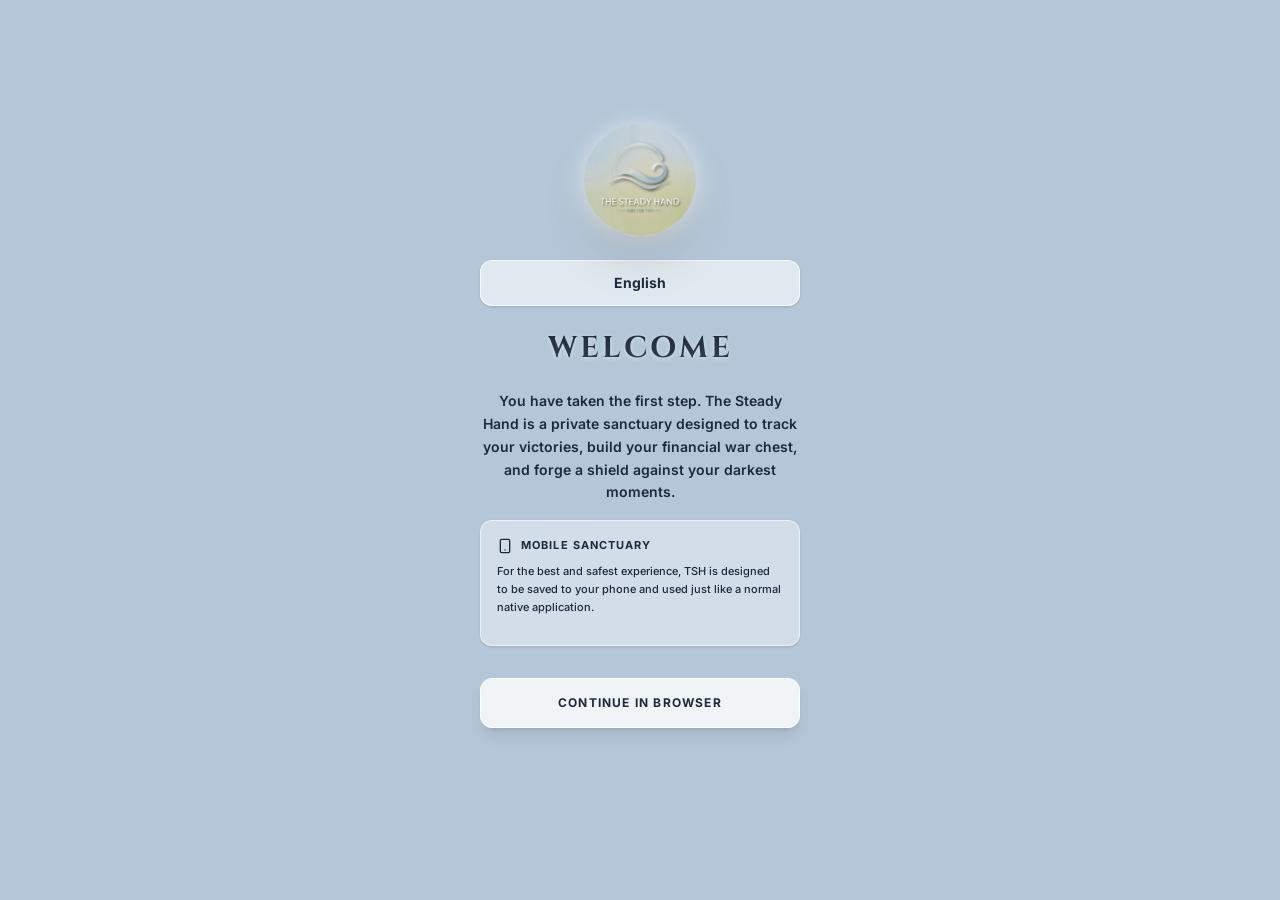
<file: index.html>
<!DOCTYPE html>
<html lang="en">
<head>
    <meta charset="UTF-8">
    <meta name="viewport" content="width=device-width, initial-scale=1.0, maximum-scale=1.0, user-scalable=no">
    <title>TSH - The Steady Hand</title>
    
    <meta name="apple-mobile-web-app-capable" content="yes">
    <meta name="mobile-web-app-capable" content="yes">
    <meta name="apple-mobile-web-app-status-bar-style" content="black-translucent">
    <meta name="theme-color" content="#b4c7d9">
    
    <link rel="icon" type="image/png" href="picture/tsh.PNG">
    <link rel="apple-touch-icon" href="picture/tsh.PNG">
    <link rel="manifest" href="manifest.json">
    <script src="vendor/lucide-0.468.0.js"></script>
    
    <link rel="stylesheet" href="styles.css?v=22">
    
    <style>
        @media (display-mode: standalone) {
            .hide-in-pwa { display: none !important; }
        }
        img {
            -webkit-touch-callout: none; 
            -webkit-user-select: none;   
            user-select: none;
            pointer-events: none;        
        }
    </style>
    
    <script src="translations.js?v=22" defer></script>
    <script src="translations2.js?v=22" defer></script>
    <script src="translations3.js?v=22" defer></script>
    <script src="translationsLifelines.js?v=22" defer></script>
    <script src="verses.js?v=22" defer></script>
    <script src="trophies.js?v=22" defer></script>
    <script src="app.js?v=22" defer></script>
</head>
<body>

    <div id="app-scroller">
        <div id="app" class="max-w-md md:max-w-none mx-auto min-h-[100dvh] relative flex flex-col pb-32">
            
            <div id="screen-gateway" class="hidden fixed inset-0 h-[100dvh] w-full z-[100] bg-[#b4c7d9] overflow-y-auto">
                <div class="min-h-full w-full flex flex-col items-center justify-center py-6 px-6 text-center">
                    <img src="picture/tsh.PNG" alt="TSH Logo" class="w-20 h-20 mx-auto mb-4 logo-glow rounded-full shadow-2xl" onerror="this.onerror=null; this.src='https://via.placeholder.com/150/ffffff/334155?text=TSH'">
                    <h1 data-i18n="app_title" class="font-cinzel text-2xl dark-gradient mb-4 tracking-widest uppercase font-bold">The Steady Hand</h1>
                    
                    <div class="p-5 card-glass mb-6 border-white/60 w-full max-w-sm">
                        <p data-i18n="gateway_ritual_title" class="text-[10px] text-slate-600 font-bold uppercase tracking-[0.2em] mb-2">Serenity Ritual</p>
                        <p id="prayer-text" data-i18n="gateway_prayer" class="text-base italic text-slate-800 leading-relaxed font-semibold">
                            "God, grant me the serenity to accept the things I cannot change, courage to change the things I can, and wisdom to know the difference."
                        </p>
                    </div>
                    
                    <button type="button" id="btn-amen" onclick="clickAmen()" class="amen-pulse z-[200] relative flex items-center justify-center shrink-0 w-28 h-28 rounded-full border-2 border-white bg-white/40 shadow-xl cursor-pointer hover:bg-white/60 active:scale-95 transition-all mb-6">
                        <span data-i18n="gateway_amen" class="font-cinzel text-xl text-slate-800 font-bold pointer-events-none">Amen</span>
                    </button>
                    
                    <p data-i18n="gateway_speak_aloud" class="text-[10px] text-slate-800 font-bold animate-pulse uppercase tracking-widest bg-white/30 py-2 px-4 rounded-full mt-0">
                        Speak the prayer aloud
                    </p>
                </div>
            </div>

            <div id="screen-welcome" class="hidden fixed inset-0 h-[100dvh] w-full z-[95] flex flex-col items-center justify-center p-8 pb-16 text-center bg-[#b4c7d9] overflow-y-auto">
                <img src="picture/tsh.PNG" class="w-28 h-28 mx-auto mb-6 mt-4 logo-glow rounded-full shadow-2xl shrink-0" onerror="this.onerror=null; this.src='https://via.placeholder.com/150/ffffff/334155?text=TSH'">
                
                <div class="w-full max-w-xs mb-6 shrink-0">
                    <select onchange="changeLanguage(this.value)" class="lang-selector w-full bg-white/60 border border-white/80 rounded-xl p-3 text-sm font-bold text-slate-800 shadow-sm focus:outline-none appearance-none text-center">
                        <option value="en">English</option>
                        <option value="es">Español (Spanish)</option>
                        <option value="fr">Français (French)</option>
                        <option value="de">Deutsch (German)</option>
                        <option value="zh">中文 (Mandarin)</option>
                        <option value="hi">हिन्दी (Hindi)</option>
                        <option value="ar">العربية (Arabic)</option>
                        <option value="pt">Português (Portuguese)</option>
                        <option value="ru">Русский (Russian)</option>
                        <option value="ja">日本語 (Japanese)</option>
                        <option value="he">עברית (Hebrew)</option>
                        <option value="tl">Tagalog (Filipino)</option>
                        <option value="it">Italiano (Italian)</option>
                        <option value="ko">한국어 (Korean)</option>
                        <option value="pl">Polski (Polish)</option>
                        <option value="sw">Kiswahili (Swahili)</option>
                        <option value="ms">Bahasa Melayu (Malay)</option>
                        <option value="fa">فارسی (Persian)</option>
                        <option value="ur">اردو (Urdu)</option>
                        <option value="uk">Українська (Ukrainian)</option>
                        <option value="nl">Nederlands (Dutch)</option>
                        <option value="sv">Svenska (Swedish)</option>
                        <option value="el">Ελληνικά (Greek)</option>
                        <option value="ro">Română (Romanian)</option>
                        <option value="cs">Čeština (Czech)</option>
                        <option value="tr">Türkçe (Turkish)</option>
                        <option value="vi">Tiếng Việt (Vietnamese)</option>
                        <option value="th">ไทย (Thai)</option>
                        <option value="id">Bahasa Indonesia (Indonesian)</option>
                        <option value="bn">বাংলা (Bengali)</option>
                        <option value="ta">தமிழ் (Tamil)</option>
                        <option value="am">አማርኛ (Amharic)</option>
                        <option value="ha">Hausa</option>
                        <option value="yo">Yorùbá (Yoruba)</option>
                        <option value="zu">isiZulu (Zulu)</option>
                    </select>
                </div>

                <h1 data-i18n="welcome_title" class="font-cinzel text-3xl dark-gradient mb-6 tracking-widest uppercase font-bold shrink-0">Welcome</h1>
                
                <div class="text-slate-800 font-semibold mb-8 leading-relaxed text-sm max-w-xs space-y-4 shrink-0">
                    <p data-i18n="welcome_desc">You have taken the first step. The Steady Hand is a private sanctuary designed to track your victories...</p>
                    
                    <div class="hide-in-pwa bg-white/40 border border-white/60 p-4 rounded-xl shadow-sm text-left">
                        <h3 class="text-[11px] font-bold uppercase tracking-widest text-slate-800 flex items-center gap-2 mb-2">
                            <i data-lucide="smartphone" class="w-4 h-4"></i> <span data-i18n="welcome_mobile_title">Mobile Sanctuary</span>
                        </h3>
                        <p data-i18n="welcome_mobile_desc" class="text-[11px] text-slate-800 font-medium leading-relaxed mb-3">For the best and safest experience, TSH is designed to be saved to your phone...</p>
                        
                        <div id="ios-install-hint" class="hidden bg-slate-800 text-white p-3 rounded-lg text-center font-bold text-[10px] uppercase tracking-widest leading-relaxed shadow-inner">
                            <span data-i18n="welcome_ios_hint">Tap Share then "Add to Home Screen"</span>
                        </div>

                        <button type="button" id="btn-install-app" class="hidden w-full bg-slate-800 py-3 rounded-lg font-bold uppercase tracking-widest text-[10px] text-white shadow-md flex items-center justify-center gap-2">
                            <i data-lucide="download" class="w-4 h-4"></i> <span data-i18n="welcome_install_btn">Install App</span>
                        </button>
                    </div>
                </div>

                <div class="w-full max-w-xs space-y-3 mb-8 shrink-0">
                    <button type="button" onclick="showScreen('creator-note')" class="w-full bg-white/80 py-4 rounded-xl font-bold uppercase tracking-widest text-xs border border-white text-slate-800 shadow-lg flex items-center justify-center">
                        <span class="hide-in-pwa" data-i18n="welcome_continue_browser">Continue in Browser</span>
                        <span class="hidden" id="pwa-continue-text" data-i18n="welcome_continue">Continue</span>
                    </button>
                </div>
            </div>

            <div id="screen-creator-note" class="hidden fixed inset-0 h-[100dvh] w-full z-[95] flex flex-col items-center justify-center p-6 pb-16 text-center bg-[#b4c7d9] overflow-y-auto">
                <h2 class="font-cinzel text-2xl dark-gradient font-bold uppercase mb-6 tracking-widest leading-tight mt-8 shrink-0">
                    <span data-i18n="creator_title_1">A Note from</span><br><span data-i18n="creator_title_2">the TSH Creator</span>
                </h2>
                <div class="card-glass p-6 mb-6 text-left space-y-4 w-full max-w-sm shrink-0">
                    <p data-i18n="creator_p1" class="text-xs text-slate-800 font-medium leading-relaxed">This application is my gift to you. This is in hopes that you'll find what you need to in order to get better.</p>
                    <p data-i18n="creator_p2" class="text-xs text-slate-800 font-medium leading-relaxed">This app is here for you for any struggle you may have or habit you need to stay away from.</p>
                    <p data-i18n="creator_p3" class="text-xs text-slate-800 font-medium leading-relaxed">Much love to all of you and thank you to God for bringing you here to this application.</p>
                    <p class="text-xs text-slate-800 font-bold text-right italic mt-4">- Brady</p>
                </div>
                <button type="button" onclick="showScreen('explanation')" data-i18n="welcome_continue" class="w-full max-w-sm bg-white/80 py-4 rounded-xl font-bold uppercase tracking-widest text-xs border border-white text-slate-800 shadow-lg mb-8 shrink-0">Continue</button>
            </div>

            <div id="screen-explanation" class="hidden fixed inset-0 h-[100dvh] w-full z-[95] flex flex-col items-center justify-center p-6 pb-16 text-center bg-[#b4c7d9] overflow-y-auto">
                <h2 data-i18n="explanation_title" class="font-cinzel text-2xl dark-gradient font-bold uppercase mb-6 tracking-widest mt-8 shrink-0">Your Struggles</h2>
                <div class="card-glass p-6 mb-6 text-left space-y-6 w-full max-w-sm shrink-0">
                    <div>
                        <h3 class="text-[11px] font-bold uppercase tracking-widest text-slate-800 mb-2 flex items-center gap-2">
                            <span data-i18n="explanation_main_badge" class="bg-slate-800 text-white px-2 py-0.5 rounded-full text-[8px]">MAIN</span> <span data-i18n="explanation_main_title">Main Struggles</span>
                        </h3>
                        <p data-i18n="explanation_main_desc" class="text-[11px] text-slate-700 font-medium leading-relaxed">These are the primary battles you are fighting.</p>
                    </div>
                    <div class="border-t border-white/40 pt-5">
                        <h3 class="text-[11px] font-bold uppercase tracking-widest text-slate-800 mb-2 flex items-center gap-2">
                            <span data-i18n="explanation_sec_badge" class="bg-slate-400 text-white px-2 py-0.5 rounded-full text-[8px]">SECONDARY</span> <span data-i18n="explanation_sec_title">Non-Main Struggles</span>
                        </h3>
                        <p data-i18n="explanation_sec_desc" class="text-[11px] text-slate-700 font-medium leading-relaxed">These are secondary goals.</p>
                    </div>
                </div>
                <button type="button" onclick="showScreen('setup')" data-i18n="explanation_enter_btn" class="w-full max-w-sm bg-slate-800 py-4 rounded-xl font-bold uppercase tracking-widest text-xs border border-slate-700 text-white shadow-lg mb-8 shrink-0">Enter Sanctuary</button>
            </div>

            <div id="screen-setup" class="hidden fixed inset-0 h-[100dvh] w-full z-[90] overflow-y-auto p-6 pb-16 flex flex-col bg-[#b4c7d9]">
                <div class="flex items-center gap-4 mb-6 mt-8">
                    <img src="picture/tsh.PNG" class="w-12 h-12 rounded-full border border-white/50">
                    <h2 data-i18n="setup_title" class="font-cinzel text-2xl dark-gradient font-bold uppercase">Sanctuary Setup</h2>
                </div>
                <div class="bg-white/40 border border-white/60 p-4 rounded-xl mb-6 flex gap-3 items-start shadow-sm">
                    <i data-lucide="info" class="w-5 h-5 text-slate-800 mt-1"></i>
                    <p class="text-[10px] text-slate-800 leading-normal font-semibold">
                        <strong data-i18n="setup_important">IMPORTANT:</strong> <span data-i18n="setup_important_text">TSH stores your data locally on this device. Clearing your browser history will permanently delete your progress.</span>
                    </p>
                </div>
                <div id="habit-inputs" class="space-y-4 mb-8"></div>
                <button type="button" onclick="addHabitField()" class="flex items-center gap-2 text-slate-800 mb-8 text-xs font-bold uppercase tracking-widest bg-white/40 px-5 py-3 rounded-full w-max border border-white/60 mx-auto">
                    <i data-lucide="plus-circle" class="w-4 h-4"></i> <span data-i18n="setup_add_struggle">Add Struggle</span>
                </button>
                <button type="button" onclick="saveInitialSetup()" data-i18n="setup_confirm" class="w-full bg-white/60 text-slate-800 font-bold py-4 rounded-xl shadow-md mt-4 mb-12 uppercase tracking-widest text-sm border border-white">
                    Confirm Commitment
                </button>
            </div>

            <main id="screen-main" class="hidden flex-1 px-6 pt-8 max-w-[360px] md:max-w-3xl mx-auto w-full space-y-5">
                <header class="flex justify-between items-center mt-2 mb-5">
                    <div class="flex items-center gap-3">
                        <img src="picture/tsh.PNG" class="w-8 h-8 rounded-full border border-white/50 shadow-sm">
                        <div>
                            <h1 data-i18n="main_war_room" class="font-cinzel text-base dark-gradient font-bold uppercase">War Room</h1>
                            <p id="date-display" class="text-[8px] uppercase tracking-widest text-slate-600 font-bold"></p>
                        </div>
                    </div>
                    <button type="button" onclick="toggleSettings()" class="p-1.5 text-slate-700 bg-white/30 rounded-full shadow-sm">
                        <i data-lucide="settings" class="w-4 h-4"></i>
                    </button>
                </header>

                <div class="card-glass p-4">
                    <div class="flex items-center justify-between mb-2">
                        <div class="flex items-center gap-2">
                            <i data-lucide="shield" class="w-3.5 h-3.5 text-slate-700"></i>
                            <span id="rank-name" class="text-[10px] font-bold uppercase tracking-widest text-slate-800">Initiate</span>
                        </div>
                        <span id="xp-text" class="text-[8px] font-bold uppercase tracking-widest text-slate-600">0 Days</span>
                    </div>
                    <div class="w-full bg-white/50 h-2 rounded-full overflow-hidden shadow-inner mb-5 relative">
                        <div id="rank-progress" class="bg-slate-800 h-full w-0 transition-all duration-1000"></div>
                    </div>
                    <div class="flex justify-between items-end border-t border-white/30 pt-3 mt-2">
                        <div class="text-left">
                            <p data-i18n="main_war_chest" class="text-[8px] uppercase tracking-widest text-slate-600 font-bold mb-1">War Chest</p>
                            <div class="text-2xl font-bold font-mono text-slate-800 tracking-tight" id="total-saved">$0.00</div>
                        </div>
                        <i data-lucide="award" class="w-6 h-6 text-yellow-600 drop-shadow-sm"></i>
                    </div>
                </div>

                <div>
                    <h3 class="text-[9px] uppercase tracking-widest text-slate-700 font-bold mb-2 px-1 flex justify-between items-center">
                        <span data-i18n="main_trophy_room">Trophy Room</span>
                        <span data-i18n="main_scroll" class="text-slate-500 font-medium lowercase italic normal-case md:hidden">Scroll ></span>
                    </h3>
                    <!-- Trophy carousel wrapper -->
                    <div class="trophy-carousel-wrapper relative">
                        <!-- Left arrow (desktop only) -->
                        <button type="button" onclick="scrollTrophies(-1)" aria-label="Scroll trophies left"
                            class="trophy-arrow trophy-arrow-left hidden md:flex absolute left-0 top-1/2 -translate-y-1/2 -translate-x-3 z-10
                                   w-8 h-8 items-center justify-center rounded-full bg-white/70 border border-white/80
                                   shadow-md text-slate-700 hover:bg-white/90 active:scale-95 transition-all">
                            <svg xmlns="http://www.w3.org/2000/svg" width="16" height="16" viewBox="0 0 24 24" fill="none" stroke="currentColor" stroke-width="2.5" stroke-linecap="round" stroke-linejoin="round"><polyline points="15 18 9 12 15 6"></polyline></svg>
                        </button>
                        <div id="trophy-case" class="flex gap-2 overflow-x-auto scroll-hide pb-2 px-1"></div>
                        <!-- Right arrow (desktop only) -->
                        <button type="button" onclick="scrollTrophies(1)" aria-label="Scroll trophies right"
                            class="trophy-arrow trophy-arrow-right hidden md:flex absolute right-0 top-1/2 -translate-y-1/2 translate-x-3 z-10
                                   w-8 h-8 items-center justify-center rounded-full bg-white/70 border border-white/80
                                   shadow-md text-slate-700 hover:bg-white/90 active:scale-95 transition-all">
                            <svg xmlns="http://www.w3.org/2000/svg" width="16" height="16" viewBox="0 0 24 24" fill="none" stroke="currentColor" stroke-width="2.5" stroke-linecap="round" stroke-linejoin="round"><polyline points="9 18 15 12 9 6"></polyline></svg>
                        </button>
                    </div>
                </div>

                <div id="dashboard-habits" class="space-y-3"></div>

                <button type="button" onclick="toggleAddStruggleForm()" class="flex items-center gap-2 text-slate-800 text-xs font-bold uppercase tracking-widest bg-white/40 px-5 py-3 rounded-full w-max border border-white/60 mx-auto mt-4">
                    <i data-lucide="plus-circle" class="w-4 h-4"></i> <span data-i18n="settings_add_struggle">Add New Struggle</span>
                </button>

                <div id="add-struggle-form" class="hidden card-glass p-5 space-y-3 mt-3">
                    <input type="text" id="new-struggle-name" data-i18n-placeholder="setup_ph_struggle" placeholder="Struggle (e.g. Nicotine)" class="w-full rounded-lg p-3 text-sm uppercase font-bold shadow-inner">
                    <input type="number" id="new-struggle-cost" data-i18n-placeholder="setup_ph_cost" placeholder="Daily Financial Cost ($)" class="w-full rounded-lg p-3 text-sm shadow-inner" min="0">
                    <div class="flex items-center justify-between px-1">
                        <label class="text-[10px] uppercase font-bold text-slate-700 flex items-center gap-2 cursor-pointer">
                            <input type="checkbox" id="new-struggle-main" class="w-4 h-4 rounded border-slate-400 text-slate-800 focus:ring-slate-800" checked>
                            <span data-i18n="setup_main_label">Main Struggle (Affects Rank)</span>
                        </label>
                    </div>
                    <button type="button" onclick="addNewStruggleFromDashboard()" data-i18n="settings_add_struggle_confirm" class="w-full bg-white/60 text-slate-800 font-bold py-3 rounded-xl shadow-md uppercase tracking-widest text-[10px] border border-white">
                        Add Struggle
                    </button>
                </div>

                <button type="button" onclick="triggerUrgeEngine()" class="w-full py-6 rounded-2xl bg-white/40 border border-white/70 flex flex-col items-center justify-center gap-1.5 active:scale-95 transition-transform shadow-lg backdrop-blur-md mt-5">
                    <i data-lucide="shield-alert" class="w-8 h-8 text-red-600 animate-pulse"></i>
                    <span data-i18n="main_urge_btn" class="font-bold text-slate-800 uppercase tracking-[0.2em] text-[11px] drop-shadow-sm">I Have an Urge</span>
                </button>

                <button type="button" onclick="showScreen('support')" class="w-full py-3 rounded-xl bg-slate-800 border border-slate-700 flex items-center justify-center gap-2 active:scale-95 transition-transform shadow-lg mt-3">
                    <i data-lucide="life-buoy" class="w-4 h-4 text-white"></i>
                    <span data-i18n="main_support_btn" class="font-bold text-white uppercase tracking-widest text-[9px]">Support & Lifelines</span>
                </button>
            </main>

            <div id="screen-support" class="hidden flex-1 p-6 overflow-y-auto pt-10 pb-32 relative">
                <button type="button" onclick="showScreen('main')" class="absolute top-6 left-6 text-slate-700 bg-white/40 p-2 rounded-full z-[160] shadow-sm"><i data-lucide="arrow-left" class="w-5 h-5"></i></button>
                <h2 data-i18n="support_title" class="font-cinzel text-2xl dark-gradient font-bold uppercase mb-2 mt-8 text-center">Lifelines</h2>
                <p data-i18n="support_subtitle" class="text-slate-700 text-xs mb-8 italic font-medium text-center">You are never fighting alone.</p>

                <div class="card-glass p-5 mb-6 border-slate-400">
                    <h3 class="text-[11px] font-bold uppercase tracking-widest text-slate-800 mb-3 flex items-center gap-2">
                        <i data-lucide="shield-check" class="w-4 h-4 text-slate-700"></i> <span data-i18n="support_dial_title">Personal Safety Dial</span>
                    </h3>
                    <p data-i18n="support_dial_desc" class="text-[10px] text-slate-600 mb-4 leading-relaxed font-medium">Set a direct line to your sponsor, family member, or trusted friend.</p>
                    <div class="space-y-3 mb-4">
                        <input type="text" id="safety-name" data-i18n-placeholder="support_ph_name" placeholder="Name (e.g. Sponsor John)" class="w-full rounded-lg p-3 text-xs shadow-inner">
                        <input type="tel" id="safety-phone" data-i18n-placeholder="support_ph_phone" placeholder="Phone Number" class="w-full rounded-lg p-3 text-xs shadow-inner">
                        <button type="button" onclick="saveSafetyContact()" data-i18n="support_save_contact" class="w-full bg-white/60 hover:bg-white/80 text-slate-800 font-bold py-2 rounded-lg shadow-sm transition-all text-[10px] uppercase tracking-widest border border-white">Save Contact</button>
                    </div>
                    <div class="flex gap-2">
                        <a href="#" id="safety-call-btn" class="flex-1 bg-slate-800 text-white py-3 rounded-xl flex items-center justify-center gap-2 font-bold text-[10px] uppercase tracking-widest shadow-md opacity-50 pointer-events-none">
                            <i data-lucide="phone" class="w-3 h-3"></i> <span data-i18n="support_call">Call</span> <span id="safety-display-name" class="truncate max-w-[60px] inline-block align-bottom ml-1"></span>
                        </a>
                        <a href="#" id="safety-text-btn" class="flex-1 bg-white/80 text-slate-800 py-3 rounded-xl flex items-center justify-center gap-2 font-bold text-[10px] uppercase tracking-widest border border-white shadow-md opacity-50 pointer-events-none">
                            <i data-lucide="message-circle" class="w-3 h-3"></i> <span data-i18n="support_text">Text</span>
                        </a>
                    </div>
                </div>

                <div class="card-glass p-5 mb-6 border-slate-400">
                    <label for="support-country-select" class="block text-[11px] font-bold uppercase tracking-widest text-slate-800 mb-2 flex items-center gap-2">
                        <i data-lucide="globe" class="w-4 h-4 text-slate-700"></i> <span data-i18n="support_select_country_label">Select Your Country / Region</span>
                    </label>
                    <select id="support-country-select" onchange="onSupportCountryChange(this.value)" class="w-full bg-white/70 text-slate-800 font-semibold rounded-lg p-3 text-xs shadow-inner border border-white focus:outline-none cursor-pointer">
                        <option value="us">🇺🇸 United States</option>
                        <option value="ca">🇨🇦 Canada</option>
                        <option value="uk">🇬🇧 United Kingdom</option>
                        <option value="au">🇦🇺 Australia</option>
                        <option value="nz">🇳🇿 New Zealand</option>
                        <option value="intl">🌍 International / Other Countries</option>
                    </select>
                </div>

                <div id="regional-lifelines" class="space-y-4"></div>
            </div>

            <div id="screen-vault" class="hidden flex-1 p-6 overflow-y-auto pt-10">
                <h2 data-i18n="vault_title" class="font-cinzel text-2xl dark-gradient font-bold uppercase mb-2 mt-2">The Vault</h2>
                <p data-i18n="vault_subtitle" class="text-slate-700 text-xs mb-8 italic font-medium">Record your strength when your light is brightest.</p>
                
                <div class="card-glass p-6 space-y-4 mb-8 relative">
                    <div class="relative bg-slate-800 rounded-2xl overflow-hidden h-32 max-w-[280px] mx-auto flex items-center justify-center border-2 border-white shadow-inner">
                        <div id="record-placeholder" class="text-slate-400 flex flex-col items-center">
                            <i data-lucide="mic" class="w-8 h-8 opacity-50 mb-2"></i>
                            <p data-i18n="vault_awaiting" class="text-[9px] uppercase font-bold tracking-widest">Awaiting Capture</p>
                        </div>
                        <div id="recording-active" class="hidden flex-col items-center">
                            <div class="w-12 h-12 rounded-full bg-red-500/20 flex items-center justify-center animate-pulse mb-2">
                                <i data-lucide="mic" class="w-6 h-6 text-red-500"></i>
                            </div>
                            <p data-i18n="vault_recording" class="text-[9px] uppercase font-bold tracking-widest text-red-400 animate-pulse">Recording...</p>
                        </div>
                    </div>
                    
                    <div class="flex justify-center gap-3 max-w-[280px] mx-auto">
                        <button type="button" id="btn-start-record" onclick="startRecording()" disabled class="flex-1 bg-white/60 py-4 rounded-xl flex items-center justify-center gap-2 font-bold text-[10px] uppercase tracking-widest text-slate-800 border border-white shadow-sm transition-colors opacity-50 pointer-events-none">
                            <i data-lucide="circle" class="w-3 h-3 text-red-600 fill-red-600"></i> <span data-i18n="vault_record_btn">Record Voice</span>
                        </button>
                        
                        <button type="button" id="btn-stop-record" onclick="stopRecording()" class="hidden flex-1 bg-white/80 py-4 rounded-xl flex items-center justify-center gap-2 font-bold text-[10px] uppercase tracking-widest text-red-700 border border-white shadow-sm">
                            <i data-lucide="square" class="w-3 h-3 fill-red-700"></i> <span data-i18n="vault_stop_btn">Stop</span>
                        </button>
                    </div>
                </div>

                <div id="vault-list" class="space-y-6 pb-12 max-w-[280px] mx-auto"></div>
            </div>

            <div id="screen-wall" class="hidden flex-1 p-6 overflow-y-auto pt-10">
                <h2 data-i18n="wall_title" class="font-cinzel text-2xl dark-gradient font-bold uppercase mb-2 mt-2">Wall of Wisdom</h2>
                <p data-i18n="wall_subtitle" class="text-slate-700 text-xs mb-6 italic font-medium">Anonymous footprints of strength and love from real people within this global sanctuary.</p>

                <div class="bg-slate-800/10 border border-slate-800/20 p-3 rounded-xl mb-4 text-center">
                    <p data-i18n="wall_tap_instruction" class="text-[10px] text-slate-800 uppercase font-bold tracking-widest">
                        Tap any message to translate it into your language.
                    </p>
                </div>

                <div class="bg-white/40 border border-white/60 p-3 rounded-xl mb-4 flex gap-3 items-start shadow-sm">
                    <i data-lucide="info" class="w-4 h-4 text-slate-800 mt-0.5 shrink-0"></i>
                    <p class="text-[10px] text-slate-800 leading-relaxed font-medium">
                        <strong data-i18n="wall_notice_prefix">Kindly note:</strong> <span data-i18n="wall_notice_text">Statements cannot be edited once posted. If you need a message removed, please email <a href="mailto:support@yaddof.dev" class="font-bold underline hover:text-slate-900">support@yaddof.dev</a> with the exact text you'd like deleted, and I will happily assist you.</span>
            </p>
        </div>

        <div class="card-glass p-4 mb-8">
            <p data-i18n="wall_lang_notice" class="text-[9px] text-slate-600 font-bold uppercase tracking-widest mb-3 text-center bg-white/40 py-1.5 px-2 rounded-lg border border-white/60">
                Please write in your selected language to help the sanctuary organize messages.
            </p>
            <textarea id="wall-input" data-i18n-placeholder="wall_ph_input" placeholder="Share your truth..." class="w-full rounded-xl p-3 text-sm bg-white/70 border border-white/80 focus:bg-white focus:border-slate-400 resize-none h-24 mb-3 outline-none text-slate-800 placeholder-slate-500"></textarea>
            <button type="button" onclick="postToWall()" class="w-full bg-slate-800 text-white font-bold py-3 rounded-xl shadow-lg uppercase tracking-widest text-[10px] flex items-center justify-center gap-2 hover:bg-slate-700 transition-colors">
                <i data-lucide="send" class="w-4 h-4"></i> <span data-i18n="wall_leave_mark">Leave your mark for others in need</span>
            </button>
                </div>

                <div id="wall-feed" class="space-y-4 pb-16">
                    <div id="wall-placeholder" data-i18n="wall_loading" class="text-center text-slate-600 font-bold uppercase tracking-widest text-[10px] animate-pulse py-8">
                        Loading sanctuary...
                    </div>
                </div>
        </div>
    </div> 
</div> 

<div id="urge-overlay" class="hidden fixed inset-0 h-[100dvh] w-full z-[400] bg-[#b4c7d9]/95 backdrop-blur-xl flex flex-col items-center justify-center p-6">
    <button type="button" onclick="closeUrgeEngine()" class="absolute top-8 right-6 text-slate-700 bg-white/40 p-2 rounded-full z-[410] shadow-sm active:scale-95 transition-transform">
        <i data-lucide="x" class="w-6 h-6"></i>
    </button>
    <div id="urge-content" class="w-full max-w-sm flex flex-col items-center justify-center text-center">
        </div>
</div>

<div id="tutorial-step" class="hidden fixed inset-0 z-[500] tutorial-overlay flex flex-col items-center justify-center p-6">
    <div class="card-glass p-8 w-full max-w-sm flex flex-col items-center text-center">
        <i id="tut-icon" data-lucide="info" class="w-12 h-12 text-slate-800 mb-4 opacity-80"></i>
        
        <h2 id="tut-title" class="font-cinzel text-2xl dark-gradient font-bold uppercase mb-4 tracking-widest"></h2>
        <p id="tut-desc" class="text-sm font-bold text-slate-700 mb-8 leading-relaxed"></p>
        
        <button type="button" onclick="nextTutorialStep()" data-i18n="welcome_continue" class="w-full bg-slate-800 text-white font-bold py-3 rounded-xl shadow-lg uppercase tracking-widest text-[10px] active:scale-95 transition-transform">
            Continue
        </button>
    </div>
</div>

<nav id="app-nav" class="hidden fixed bottom-0 left-0 right-0 w-full bg-white/60 backdrop-blur-2xl border-t border-white/60 z-[90] shadow-[0_-10px_30px_rgba(0,0,0,0.05)] pb-5 pt-3">
    <div class="max-w-md md:max-w-3xl mx-auto w-full flex items-center justify-around px-2">
        <button type="button" onclick="showScreen('main')" class="nav-link flex flex-col items-center gap-1 text-slate-500 w-20" data-nav="main">

                <i data-lucide="layout-dashboard" class="w-6 h-6"></i>
                <span data-i18n="nav_war_room" class="text-[10px] uppercase font-bold tracking-tighter">War Room</span>
            </button>
            <button type="button" onclick="showScreen('vault')" class="nav-link flex flex-col items-center gap-1 text-slate-500 w-20" data-nav="vault">
                <i data-lucide="lock" class="w-6 h-6"></i>
                <span data-i18n="nav_vault" class="text-[10px] uppercase font-bold tracking-tighter">Vault</span>
            </button>
            <button type="button" onclick="showScreen('wall')" class="nav-link flex flex-col items-center gap-1 text-slate-500 w-20" data-nav="wall">
                <i data-lucide="globe" class="w-6 h-6"></i>
                <span data-i18n="nav_wall" class="text-[10px] uppercase font-bold tracking-tighter">The Wall</span>
            </button>
        </div>
    </nav>

    <div id="modal-settings" class="hidden fixed inset-0 z-[300] bg-slate-800/80 backdrop-blur-md flex items-center justify-center p-6">
        <div class="card-glass w-full p-8 space-y-6 max-h-[80vh] overflow-y-auto">
            <div class="flex items-center gap-3 border-b border-slate-400 pb-4">
                <img src="picture/tsh.PNG" class="w-8 h-8 rounded-full border border-white shadow-sm">
                <h3 data-i18n="settings_title" class="font-cinzel text-lg dark-gradient font-bold uppercase tracking-widest">TSH Sanctum</h3>
            </div>
            
            <div class="space-y-4 mb-4">
                <label class="text-[10px] uppercase tracking-widest font-bold text-slate-600 block">Language / Idioma</label>
                <select onchange="changeLanguage(this.value)" class="lang-selector w-full bg-white/60 border border-white/80 rounded-xl p-3 text-sm font-bold text-slate-800 shadow-sm focus:outline-none appearance-none text-center">
                    <option value="en">English</option>
                    <option value="es">Español (Spanish)</option>
                    <option value="fr">Français (French)</option>
                    <option value="de">Deutsch (German)</option>
                    <option value="zh">中文 (Mandarin)</option>
                    <option value="hi">हिन्दी (Hindi)</option>
                    <option value="ar">العربية (Arabic)</option>
                    <option value="pt">Português (Portuguese)</option>
                    <option value="ru">Русский (Russian)</option>
                    <option value="ja">日本語 (Japanese)</option>
                    <option value="he">עברית (Hebrew)</option>
                    <option value="tl">Tagalog (Filipino)</option>
                    <option value="it">Italiano (Italian)</option>
                    <option value="ko">한국어 (Korean)</option>
                    <option value="pl">Polski (Polish)</option>
                    <option value="sw">Kiswahili (Swahili)</option>
                    <option value="ms">Bahasa Melayu (Malay)</option>
                    <option value="fa">فارسی (Persian)</option>
                    <option value="ur">اردو (Urdu)</option>
                    <option value="uk">Українська (Ukrainian)</option>
                    <option value="nl">Nederlands (Dutch)</option>
                    <option value="sv">Svenska (Swedish)</option>
                    <option value="el">Ελληνικά (Greek)</option>
                    <option value="ro">Română (Romanian)</option>
                    <option value="cs">Čeština (Czech)</option>
                    <option value="tr">Türkçe (Turkish)</option>
                    <option value="vi">Tiếng Việt (Vietnamese)</option>
                    <option value="th">ไทย (Thai)</option>
                    <option value="id">Bahasa Indonesia (Indonesian)</option>
                    <option value="bn">বাংলা (Bengali)</option>
                    <option value="ta">தமிழ் (Tamil)</option>
                    <option value="am">አማርኛ (Amharic)</option>
                    <option value="ha">Hausa</option>
                    <option value="yo">Yorùbá (Yoruba)</option>
                    <option value="zu">isiZulu (Zulu)</option>
                </select>
            </div>

            <div class="space-y-4">
                <button type="button" onclick="resetTutorial()" class="w-full text-left p-4 bg-white/40 border border-white/60 rounded-xl text-slate-800 flex items-center justify-between font-bold shadow-sm">
                    <span data-i18n="settings_watch_tut">Watch Tutorial Again</span>
                    <i data-lucide="help-circle" class="w-5 h-5"></i>
                </button>
                <a href="privacy.html" target="_blank" class="w-full text-left p-4 bg-white/40 border border-white/60 rounded-xl text-slate-800 flex items-center justify-between font-bold text-xs uppercase tracking-widest shadow-sm">
                    <span data-i18n="settings_privacy">Privacy Policy</span>
                    <i data-lucide="external-link" class="w-4 h-4"></i>
                </a>
                <a href="tos.html" target="_blank" class="w-full text-left p-4 bg-white/40 border border-white/60 rounded-xl text-slate-800 flex items-center justify-between font-bold text-xs uppercase tracking-widest shadow-sm">
                    <span data-i18n="settings_tos">Terms of Service</span>
                    <i data-lucide="external-link" class="w-4 h-4"></i>
                </a>
                <button type="button" onclick="resetApp()" class="w-full text-left p-4 bg-red-100/80 border border-red-300 rounded-xl text-red-800 flex items-center justify-between font-bold shadow-sm">
                    <span data-i18n="settings_reset">Reset Sanctuary</span>
                    <i data-lucide="trash-2" class="w-5 h-5"></i>
                </button>
                <button type="button" onclick="toggleSettings()" data-i18n="settings_return" class="w-full py-4 bg-slate-800 rounded-xl text-white font-bold uppercase tracking-widest text-xs shadow-lg transition-colors">Return</button>
            </div>
        </div>
    </div>

    <script>
        const isStandalone = window.matchMedia('(display-mode: standalone)').matches || window.navigator.standalone === true;
        if (isStandalone) { document.getElementById('pwa-continue-text').classList.remove('hidden'); } else { const isIOS = /iPad|iPhone|iPod/.test(navigator.userAgent) && !window.MSStream; const isSafari = /Safari/.test(navigator.userAgent) && !/Chrome/.test(navigator.userAgent); if (isIOS && isSafari) { document.getElementById('ios-install-hint').classList.remove('hidden'); } }
        if ('serviceWorker' in navigator) { window.addEventListener('load', () => { navigator.serviceWorker.register('sw.js').then((registration) => { console.log('ServiceWorker registration successful'); }).catch((error) => { console.log('ServiceWorker registration failed: ', error); }); }); }
        let deferredPrompt; window.addEventListener('beforeinstallprompt', (e) => { e.preventDefault(); deferredPrompt = e; const installBtn = document.getElementById('btn-install-app'); if (installBtn && !isStandalone) { installBtn.classList.remove('hidden'); installBtn.addEventListener('click', async () => { installBtn.classList.add('hidden'); deferredPrompt.prompt(); const { outcome } = await deferredPrompt.userChoice; deferredPrompt = null; }); } });
        window.addEventListener('appinstalled', () => { const installBtn = document.getElementById('btn-install-app'); if (installBtn) installBtn.classList.add('hidden'); deferredPrompt = null; });
    </script>
</body>
</html>
</file>
<file: styles.css>
/*! tailwindcss v4.3.0 | MIT License | https://tailwindcss.com */
@import "https://fonts.googleapis.com/css2?family=Cinzel:wght@400;700&family=Inter:wght@300;400;500;600;700&display=swap";@layer properties{@supports (((-webkit-hyphens:none)) and (not (margin-trim:inline))) or ((-moz-orient:inline) and (not (color:rgb(from red r g b)))){*,:before,:after,::backdrop{--tw-translate-x:0;--tw-translate-y:0;--tw-translate-z:0;--tw-space-y-reverse:0;--tw-border-style:solid;--tw-leading:initial;--tw-font-weight:initial;--tw-tracking:initial;--tw-shadow:0 0 #0000;--tw-shadow-color:initial;--tw-shadow-alpha:100%;--tw-inset-shadow:0 0 #0000;--tw-inset-shadow-color:initial;--tw-inset-shadow-alpha:100%;--tw-ring-color:initial;--tw-ring-shadow:0 0 #0000;--tw-inset-ring-color:initial;--tw-inset-ring-shadow:0 0 #0000;--tw-ring-inset:initial;--tw-ring-offset-width:0px;--tw-ring-offset-color:#fff;--tw-ring-offset-shadow:0 0 #0000;--tw-blur:initial;--tw-brightness:initial;--tw-contrast:initial;--tw-grayscale:initial;--tw-hue-rotate:initial;--tw-invert:initial;--tw-opacity:initial;--tw-saturate:initial;--tw-sepia:initial;--tw-drop-shadow:initial;--tw-drop-shadow-color:initial;--tw-drop-shadow-alpha:100%;--tw-drop-shadow-size:initial;--tw-backdrop-blur:initial;--tw-backdrop-brightness:initial;--tw-backdrop-contrast:initial;--tw-backdrop-grayscale:initial;--tw-backdrop-hue-rotate:initial;--tw-backdrop-invert:initial;--tw-backdrop-opacity:initial;--tw-backdrop-saturate:initial;--tw-backdrop-sepia:initial;--tw-duration:initial;--tw-scale-x:1;--tw-scale-y:1;--tw-scale-z:1}}}@layer theme{:root,:host{--font-sans:ui-sans-serif, system-ui, sans-serif, "Apple Color Emoji", "Segoe UI Emoji", "Segoe UI Symbol", "Noto Color Emoji";--font-mono:ui-monospace, SFMono-Regular, Menlo, Monaco, Consolas, "Liberation Mono", "Courier New", monospace;--color-red-50:oklch(97.1% .013 17.38);--color-red-100:oklch(93.6% .032 17.717);--color-red-200:oklch(88.5% .062 18.334);--color-red-300:oklch(80.8% .114 19.571);--color-red-400:oklch(70.4% .191 22.216);--color-red-500:oklch(63.7% .237 25.331);--color-red-600:oklch(57.7% .245 27.325);--color-red-700:oklch(50.5% .213 27.518);--color-red-800:oklch(44.4% .177 26.899);--color-yellow-400:oklch(85.2% .199 91.936);--color-yellow-600:oklch(68.1% .162 75.834);--color-slate-400:oklch(70.4% .04 256.788);--color-slate-500:oklch(55.4% .046 257.417);--color-slate-600:oklch(44.6% .043 257.281);--color-slate-700:oklch(37.2% .044 257.287);--color-slate-800:oklch(27.9% .041 260.031);--color-slate-900:oklch(20.8% .042 265.755);--color-white:#fff;--spacing:.25rem;--container-xs:20rem;--container-sm:24rem;--container-md:28rem;--container-3xl:48rem;--text-xs:.75rem;--text-xs--line-height:calc(1 / .75);--text-sm:.875rem;--text-sm--line-height:calc(1.25 / .875);--text-base:1rem;--text-base--line-height:calc(1.5 / 1);--text-lg:1.125rem;--text-lg--line-height:calc(1.75 / 1.125);--text-xl:1.25rem;--text-xl--line-height:calc(1.75 / 1.25);--text-2xl:1.5rem;--text-2xl--line-height:calc(2 / 1.5);--text-3xl:1.875rem;--text-3xl--line-height:calc(2.25 / 1.875);--font-weight-medium:500;--font-weight-semibold:600;--font-weight-bold:700;--tracking-tighter:-.05em;--tracking-tight:-.025em;--tracking-widest:.1em;--leading-tight:1.25;--leading-normal:1.5;--leading-relaxed:1.625;--radius-lg:.5rem;--radius-xl:.75rem;--radius-2xl:1rem;--drop-shadow-sm:0 1px 2px #00000026;--animate-pulse:pulse 2s cubic-bezier(.4, 0, .6, 1) infinite;--blur-md:12px;--blur-xl:24px;--blur-2xl:40px;--default-transition-duration:.15s;--default-transition-timing-function:cubic-bezier(.4, 0, .2, 1);--default-font-family:var(--font-sans);--default-mono-font-family:var(--font-mono)}}@layer base{*,:after,:before,::backdrop{box-sizing:border-box;border:0 solid;margin:0;padding:0}::file-selector-button{box-sizing:border-box;border:0 solid;margin:0;padding:0}html,:host{-webkit-text-size-adjust:100%;tab-size:4;line-height:1.5;font-family:var(--default-font-family,ui-sans-serif, system-ui, sans-serif, "Apple Color Emoji", "Segoe UI Emoji", "Segoe UI Symbol", "Noto Color Emoji");font-feature-settings:var(--default-font-feature-settings,normal);font-variation-settings:var(--default-font-variation-settings,normal);-webkit-tap-highlight-color:transparent}hr{height:0;color:inherit;border-top-width:1px}abbr:where([title]){-webkit-text-decoration:underline dotted;text-decoration:underline dotted}h1,h2,h3,h4,h5,h6{font-size:inherit;font-weight:inherit}a{color:inherit;-webkit-text-decoration:inherit;-webkit-text-decoration:inherit;-webkit-text-decoration:inherit;text-decoration:inherit}b,strong{font-weight:bolder}code,kbd,samp,pre{font-family:var(--default-mono-font-family,ui-monospace, SFMono-Regular, Menlo, Monaco, Consolas, "Liberation Mono", "Courier New", monospace);font-feature-settings:var(--default-mono-font-feature-settings,normal);font-variation-settings:var(--default-mono-font-variation-settings,normal);font-size:1em}small{font-size:80%}sub,sup{vertical-align:baseline;font-size:75%;line-height:0;position:relative}sub{bottom:-.25em}sup{top:-.5em}table{text-indent:0;border-color:inherit;border-collapse:collapse}:-moz-focusring{outline:auto}progress{vertical-align:baseline}summary{display:list-item}ol,ul,menu{list-style:none}img,svg,video,canvas,audio,iframe,embed,object{vertical-align:middle;display:block}img,video{max-width:100%;height:auto}button,input,select,optgroup,textarea{font:inherit;font-feature-settings:inherit;font-variation-settings:inherit;letter-spacing:inherit;color:inherit;opacity:1;background-color:#0000;border-radius:0}::file-selector-button{font:inherit;font-feature-settings:inherit;font-variation-settings:inherit;letter-spacing:inherit;color:inherit;opacity:1;background-color:#0000;border-radius:0}:where(select:is([multiple],[size])) optgroup{font-weight:bolder}:where(select:is([multiple],[size])) optgroup option{padding-inline-start:20px}::file-selector-button{margin-inline-end:4px}::placeholder{opacity:1}@supports (not ((-webkit-appearance:-apple-pay-button))) or (contain-intrinsic-size:1px){::placeholder{color:currentColor}@supports (color:color-mix(in lab, red, red)){::placeholder{color:color-mix(in oklab, currentcolor 50%, transparent)}}}textarea{resize:vertical}::-webkit-search-decoration{-webkit-appearance:none}::-webkit-date-and-time-value{min-height:1lh;text-align:inherit}::-webkit-datetime-edit{display:inline-flex}::-webkit-datetime-edit-fields-wrapper{padding:0}::-webkit-datetime-edit{padding-block:0}::-webkit-datetime-edit-year-field{padding-block:0}::-webkit-datetime-edit-month-field{padding-block:0}::-webkit-datetime-edit-day-field{padding-block:0}::-webkit-datetime-edit-hour-field{padding-block:0}::-webkit-datetime-edit-minute-field{padding-block:0}::-webkit-datetime-edit-second-field{padding-block:0}::-webkit-datetime-edit-millisecond-field{padding-block:0}::-webkit-datetime-edit-meridiem-field{padding-block:0}::-webkit-calendar-picker-indicator{line-height:1}:-moz-ui-invalid{box-shadow:none}button,input:where([type=button],[type=reset],[type=submit]){appearance:button}::file-selector-button{appearance:button}::-webkit-inner-spin-button{height:auto}::-webkit-outer-spin-button{height:auto}[hidden]:where(:not([hidden=until-found])){display:none!important}}@layer components;@layer utilities{.pointer-events-none{pointer-events:none}.collapse{visibility:collapse}.absolute{position:absolute}.fixed{position:fixed}.relative{position:relative}.static{position:static}.inset-0{inset:calc(var(--spacing) * 0)}.-top-2{top:calc(var(--spacing) * -2)}.top-1\/2{top:50%}.top-6{top:calc(var(--spacing) * 6)}.top-8{top:calc(var(--spacing) * 8)}.-right-2{right:calc(var(--spacing) * -2)}.right-0{right:calc(var(--spacing) * 0)}.right-6{right:calc(var(--spacing) * 6)}.bottom-0{bottom:calc(var(--spacing) * 0)}.left-0{left:calc(var(--spacing) * 0)}.left-6{left:calc(var(--spacing) * 6)}.z-10{z-index:10}.z-\[90\]{z-index:90}.z-\[95\]{z-index:95}.z-\[100\]{z-index:100}.z-\[160\]{z-index:160}.z-\[200\]{z-index:200}.z-\[300\]{z-index:300}.z-\[400\]{z-index:400}.z-\[410\]{z-index:410}.z-\[500\]{z-index:500}.container{width:100%}@media (min-width:40rem){.container{max-width:40rem}}@media (min-width:48rem){.container{max-width:48rem}}@media (min-width:64rem){.container{max-width:64rem}}@media (min-width:80rem){.container{max-width:80rem}}@media (min-width:96rem){.container{max-width:96rem}}.mx-auto{margin-inline:auto}.mt-0{margin-top:calc(var(--spacing) * 0)}.mt-0\.5{margin-top:calc(var(--spacing) * .5)}.mt-1{margin-top:calc(var(--spacing) * 1)}.mt-2{margin-top:calc(var(--spacing) * 2)}.mt-3{margin-top:calc(var(--spacing) * 3)}.mt-4{margin-top:calc(var(--spacing) * 4)}.mt-5{margin-top:calc(var(--spacing) * 5)}.mt-6{margin-top:calc(var(--spacing) * 6)}.mt-8{margin-top:calc(var(--spacing) * 8)}.mt-12{margin-top:calc(var(--spacing) * 12)}.mb-1{margin-bottom:calc(var(--spacing) * 1)}.mb-2{margin-bottom:calc(var(--spacing) * 2)}.mb-3{margin-bottom:calc(var(--spacing) * 3)}.mb-4{margin-bottom:calc(var(--spacing) * 4)}.mb-5{margin-bottom:calc(var(--spacing) * 5)}.mb-6{margin-bottom:calc(var(--spacing) * 6)}.mb-8{margin-bottom:calc(var(--spacing) * 8)}.mb-12{margin-bottom:calc(var(--spacing) * 12)}.ml-1{margin-left:calc(var(--spacing) * 1)}.ml-2{margin-left:calc(var(--spacing) * 2)}.block{display:block}.flex{display:flex}.hidden{display:none}.inline-block{display:inline-block}.h-2{height:calc(var(--spacing) * 2)}.h-3{height:calc(var(--spacing) * 3)}.h-3\.5{height:calc(var(--spacing) * 3.5)}.h-4{height:calc(var(--spacing) * 4)}.h-5{height:calc(var(--spacing) * 5)}.h-6{height:calc(var(--spacing) * 6)}.h-8{height:calc(var(--spacing) * 8)}.h-12{height:calc(var(--spacing) * 12)}.h-16{height:calc(var(--spacing) * 16)}.h-20{height:calc(var(--spacing) * 20)}.h-24{height:calc(var(--spacing) * 24)}.h-28{height:calc(var(--spacing) * 28)}.h-32{height:calc(var(--spacing) * 32)}.h-\[100dvh\]{height:100dvh}.h-full{height:100%}.max-h-\[80vh\]{max-height:80vh}.min-h-\[100dvh\]{min-height:100dvh}.min-h-full{min-height:100%}.min-h-screen{min-height:100vh}.w-0{width:calc(var(--spacing) * 0)}.w-3{width:calc(var(--spacing) * 3)}.w-3\.5{width:calc(var(--spacing) * 3.5)}.w-4{width:calc(var(--spacing) * 4)}.w-5{width:calc(var(--spacing) * 5)}.w-6{width:calc(var(--spacing) * 6)}.w-8{width:calc(var(--spacing) * 8)}.w-12{width:calc(var(--spacing) * 12)}.w-16{width:calc(var(--spacing) * 16)}.w-20{width:calc(var(--spacing) * 20)}.w-28{width:calc(var(--spacing) * 28)}.w-\[84px\]{width:84px}.w-full{width:100%}.w-max{width:max-content}.max-w-\[60px\]{max-width:60px}.max-w-\[150px\]{max-width:150px}.max-w-\[280px\]{max-width:280px}.max-w-\[360px\]{max-width:360px}.max-w-md{max-width:var(--container-md)}.max-w-sm{max-width:var(--container-sm)}.max-w-xs{max-width:var(--container-xs)}.flex-1{flex:1}.flex-shrink-0,.shrink-0{flex-shrink:0}.grow{flex-grow:1}.-translate-x-3{--tw-translate-x:calc(var(--spacing) * -3);translate:var(--tw-translate-x) var(--tw-translate-y)}.translate-x-3{--tw-translate-x:calc(var(--spacing) * 3);translate:var(--tw-translate-x) var(--tw-translate-y)}.-translate-y-1\/2{--tw-translate-y:calc(calc(1 / 2 * 100%) * -1);translate:var(--tw-translate-x) var(--tw-translate-y)}.animate-pulse{animation:var(--animate-pulse)}.cursor-pointer{cursor:pointer}.resize-none{resize:none}.appearance-none{appearance:none}.flex-col{flex-direction:column}.items-center{align-items:center}.items-end{align-items:flex-end}.items-start{align-items:flex-start}.justify-around{justify-content:space-around}.justify-between{justify-content:space-between}.justify-center{justify-content:center}.gap-1{gap:calc(var(--spacing) * 1)}.gap-1\.5{gap:calc(var(--spacing) * 1.5)}.gap-2{gap:calc(var(--spacing) * 2)}.gap-3{gap:calc(var(--spacing) * 3)}.gap-4{gap:calc(var(--spacing) * 4)}:where(.space-y-3>:not(:last-child)){--tw-space-y-reverse:0;margin-block-start:calc(calc(var(--spacing) * 3) * var(--tw-space-y-reverse));margin-block-end:calc(calc(var(--spacing) * 3) * calc(1 - var(--tw-space-y-reverse)))}:where(.space-y-4>:not(:last-child)){--tw-space-y-reverse:0;margin-block-start:calc(calc(var(--spacing) * 4) * var(--tw-space-y-reverse));margin-block-end:calc(calc(var(--spacing) * 4) * calc(1 - var(--tw-space-y-reverse)))}:where(.space-y-5>:not(:last-child)){--tw-space-y-reverse:0;margin-block-start:calc(calc(var(--spacing) * 5) * var(--tw-space-y-reverse));margin-block-end:calc(calc(var(--spacing) * 5) * calc(1 - var(--tw-space-y-reverse)))}:where(.space-y-6>:not(:last-child)){--tw-space-y-reverse:0;margin-block-start:calc(calc(var(--spacing) * 6) * var(--tw-space-y-reverse));margin-block-end:calc(calc(var(--spacing) * 6) * calc(1 - var(--tw-space-y-reverse)))}.truncate{text-overflow:ellipsis;white-space:nowrap;overflow:hidden}.overflow-hidden{overflow:hidden}.overflow-x-auto{overflow-x:auto}.overflow-y-auto{overflow-y:auto}.rounded{border-radius:.25rem}.rounded-2xl{border-radius:var(--radius-2xl)}.rounded-full{border-radius:3.40282e38px}.rounded-lg{border-radius:var(--radius-lg)}.rounded-xl{border-radius:var(--radius-xl)}.border{border-style:var(--tw-border-style);border-width:1px}.border-2{border-style:var(--tw-border-style);border-width:2px}.border-t{border-top-style:var(--tw-border-style);border-top-width:1px}.border-b{border-bottom-style:var(--tw-border-style);border-bottom-width:1px}.border-red-200{border-color:var(--color-red-200)}.border-red-300{border-color:var(--color-red-300)}.border-slate-400{border-color:var(--color-slate-400)}.border-slate-700{border-color:var(--color-slate-700)}.border-slate-800\/20{border-color:#1d293d33}@supports (color:color-mix(in lab, red, red)){.border-slate-800\/20{border-color:color-mix(in oklab, var(--color-slate-800) 20%, transparent)}}.border-white{border-color:var(--color-white)}.border-white\/30{border-color:#ffffff4d}@supports (color:color-mix(in lab, red, red)){.border-white\/30{border-color:color-mix(in oklab, var(--color-white) 30%, transparent)}}.border-white\/40{border-color:#fff6}@supports (color:color-mix(in lab, red, red)){.border-white\/40{border-color:color-mix(in oklab, var(--color-white) 40%, transparent)}}.border-white\/50{border-color:#ffffff80}@supports (color:color-mix(in lab, red, red)){.border-white\/50{border-color:color-mix(in oklab, var(--color-white) 50%, transparent)}}.border-white\/60{border-color:#fff9}@supports (color:color-mix(in lab, red, red)){.border-white\/60{border-color:color-mix(in oklab, var(--color-white) 60%, transparent)}}.border-white\/70{border-color:#ffffffb3}@supports (color:color-mix(in lab, red, red)){.border-white\/70{border-color:color-mix(in oklab, var(--color-white) 70%, transparent)}}.border-white\/80{border-color:#fffc}@supports (color:color-mix(in lab, red, red)){.border-white\/80{border-color:color-mix(in oklab, var(--color-white) 80%, transparent)}}.border-yellow-400\/50{border-color:#fac80080}@supports (color:color-mix(in lab, red, red)){.border-yellow-400\/50{border-color:color-mix(in oklab, var(--color-yellow-400) 50%, transparent)}}.bg-\[\#b4c7d9\]{background-color:#b4c7d9}.bg-\[\#b4c7d9\]\/95{background-color:oklab(82.0969% -.0129305 -.0301163/.95)}.bg-red-100{background-color:var(--color-red-100)}.bg-red-100\/80{background-color:#ffe2e2cc}@supports (color:color-mix(in lab, red, red)){.bg-red-100\/80{background-color:color-mix(in oklab, var(--color-red-100) 80%, transparent)}}.bg-red-500\/20{background-color:#fb2c3633}@supports (color:color-mix(in lab, red, red)){.bg-red-500\/20{background-color:color-mix(in oklab, var(--color-red-500) 20%, transparent)}}.bg-slate-400{background-color:var(--color-slate-400)}.bg-slate-700{background-color:var(--color-slate-700)}.bg-slate-800{background-color:var(--color-slate-800)}.bg-slate-800\/10{background-color:#1d293d1a}@supports (color:color-mix(in lab, red, red)){.bg-slate-800\/10{background-color:color-mix(in oklab, var(--color-slate-800) 10%, transparent)}}.bg-slate-800\/80{background-color:#1d293dcc}@supports (color:color-mix(in lab, red, red)){.bg-slate-800\/80{background-color:color-mix(in oklab, var(--color-slate-800) 80%, transparent)}}.bg-transparent{background-color:#0000}.bg-white\/30{background-color:#ffffff4d}@supports (color:color-mix(in lab, red, red)){.bg-white\/30{background-color:color-mix(in oklab, var(--color-white) 30%, transparent)}}.bg-white\/40{background-color:#fff6}@supports (color:color-mix(in lab, red, red)){.bg-white\/40{background-color:color-mix(in oklab, var(--color-white) 40%, transparent)}}.bg-white\/50{background-color:#ffffff80}@supports (color:color-mix(in lab, red, red)){.bg-white\/50{background-color:color-mix(in oklab, var(--color-white) 50%, transparent)}}.bg-white\/60{background-color:#fff9}@supports (color:color-mix(in lab, red, red)){.bg-white\/60{background-color:color-mix(in oklab, var(--color-white) 60%, transparent)}}.bg-white\/70{background-color:#ffffffb3}@supports (color:color-mix(in lab, red, red)){.bg-white\/70{background-color:color-mix(in oklab, var(--color-white) 70%, transparent)}}.bg-white\/80{background-color:#fffc}@supports (color:color-mix(in lab, red, red)){.bg-white\/80{background-color:color-mix(in oklab, var(--color-white) 80%, transparent)}}.fill-red-600{fill:var(--color-red-600)}.fill-red-700{fill:var(--color-red-700)}.p-1\.5{padding:calc(var(--spacing) * 1.5)}.p-2{padding:calc(var(--spacing) * 2)}.p-3{padding:calc(var(--spacing) * 3)}.p-4{padding:calc(var(--spacing) * 4)}.p-5{padding:calc(var(--spacing) * 5)}.p-6{padding:calc(var(--spacing) * 6)}.p-8{padding:calc(var(--spacing) * 8)}.px-1{padding-inline:calc(var(--spacing) * 1)}.px-2{padding-inline:calc(var(--spacing) * 2)}.px-3{padding-inline:calc(var(--spacing) * 3)}.px-4{padding-inline:calc(var(--spacing) * 4)}.px-5{padding-inline:calc(var(--spacing) * 5)}.px-6{padding-inline:calc(var(--spacing) * 6)}.py-0\.5{padding-block:calc(var(--spacing) * .5)}.py-1{padding-block:calc(var(--spacing) * 1)}.py-1\.5{padding-block:calc(var(--spacing) * 1.5)}.py-2{padding-block:calc(var(--spacing) * 2)}.py-3{padding-block:calc(var(--spacing) * 3)}.py-4{padding-block:calc(var(--spacing) * 4)}.py-6{padding-block:calc(var(--spacing) * 6)}.py-8{padding-block:calc(var(--spacing) * 8)}.pt-3{padding-top:calc(var(--spacing) * 3)}.pt-5{padding-top:calc(var(--spacing) * 5)}.pt-8{padding-top:calc(var(--spacing) * 8)}.pt-10{padding-top:calc(var(--spacing) * 10)}.pb-2{padding-bottom:calc(var(--spacing) * 2)}.pb-4{padding-bottom:calc(var(--spacing) * 4)}.pb-5{padding-bottom:calc(var(--spacing) * 5)}.pb-12{padding-bottom:calc(var(--spacing) * 12)}.pb-16{padding-bottom:calc(var(--spacing) * 16)}.pb-32{padding-bottom:calc(var(--spacing) * 32)}.text-center{text-align:center}.text-left{text-align:left}.text-right{text-align:right}.align-bottom{vertical-align:bottom}.align-middle{vertical-align:middle}.font-mono{font-family:var(--font-mono)}.text-2xl{font-size:var(--text-2xl);line-height:var(--tw-leading,var(--text-2xl--line-height))}.text-3xl{font-size:var(--text-3xl);line-height:var(--tw-leading,var(--text-3xl--line-height))}.text-base{font-size:var(--text-base);line-height:var(--tw-leading,var(--text-base--line-height))}.text-lg{font-size:var(--text-lg);line-height:var(--tw-leading,var(--text-lg--line-height))}.text-sm{font-size:var(--text-sm);line-height:var(--tw-leading,var(--text-sm--line-height))}.text-xl{font-size:var(--text-xl);line-height:var(--tw-leading,var(--text-xl--line-height))}.text-xs{font-size:var(--text-xs);line-height:var(--tw-leading,var(--text-xs--line-height))}.text-\[6px\]{font-size:6px}.text-\[8px\]{font-size:8px}.text-\[9px\]{font-size:9px}.text-\[10px\]{font-size:10px}.text-\[11px\]{font-size:11px}.leading-normal{--tw-leading:var(--leading-normal);line-height:var(--leading-normal)}.leading-relaxed{--tw-leading:var(--leading-relaxed);line-height:var(--leading-relaxed)}.leading-tight{--tw-leading:var(--leading-tight);line-height:var(--leading-tight)}.font-bold{--tw-font-weight:var(--font-weight-bold);font-weight:var(--font-weight-bold)}.font-medium{--tw-font-weight:var(--font-weight-medium);font-weight:var(--font-weight-medium)}.font-semibold{--tw-font-weight:var(--font-weight-semibold);font-weight:var(--font-weight-semibold)}.tracking-\[0\.2em\]{--tw-tracking:.2em;letter-spacing:.2em}.tracking-tight{--tw-tracking:var(--tracking-tight);letter-spacing:var(--tracking-tight)}.tracking-tighter{--tw-tracking:var(--tracking-tighter);letter-spacing:var(--tracking-tighter)}.tracking-widest{--tw-tracking:var(--tracking-widest);letter-spacing:var(--tracking-widest)}.whitespace-pre-wrap{white-space:pre-wrap}.text-red-400{color:var(--color-red-400)}.text-red-500{color:var(--color-red-500)}.text-red-600{color:var(--color-red-600)}.text-red-700{color:var(--color-red-700)}.text-red-800{color:var(--color-red-800)}.text-slate-400{color:var(--color-slate-400)}.text-slate-500{color:var(--color-slate-500)}.text-slate-600{color:var(--color-slate-600)}.text-slate-700{color:var(--color-slate-700)}.text-slate-800{color:var(--color-slate-800)}.text-white{color:var(--color-white)}.text-yellow-600{color:var(--color-yellow-600)}.lowercase{text-transform:lowercase}.normal-case{text-transform:none}.uppercase{text-transform:uppercase}.italic{font-style:italic}.underline{text-decoration-line:underline}.placeholder-slate-500::placeholder{color:var(--color-slate-500)}.opacity-50{opacity:.5}.opacity-80{opacity:.8}.shadow-2xl{--tw-shadow:0 25px 50px -12px var(--tw-shadow-color,#00000040);box-shadow:var(--tw-inset-shadow), var(--tw-inset-ring-shadow), var(--tw-ring-offset-shadow), var(--tw-ring-shadow), var(--tw-shadow)}.shadow-\[0_-10px_30px_rgba\(0\,0\,0\,0\.05\)\]{--tw-shadow:0 -10px 30px var(--tw-shadow-color,#0000000d);box-shadow:var(--tw-inset-shadow), var(--tw-inset-ring-shadow), var(--tw-ring-offset-shadow), var(--tw-ring-shadow), var(--tw-shadow)}.shadow-inner{--tw-shadow:inset 0 2px 4px 0 var(--tw-shadow-color,#0000000d);box-shadow:var(--tw-inset-shadow), var(--tw-inset-ring-shadow), var(--tw-ring-offset-shadow), var(--tw-ring-shadow), var(--tw-shadow)}.shadow-lg{--tw-shadow:0 10px 15px -3px var(--tw-shadow-color,#0000001a), 0 4px 6px -4px var(--tw-shadow-color,#0000001a);box-shadow:var(--tw-inset-shadow), var(--tw-inset-ring-shadow), var(--tw-ring-offset-shadow), var(--tw-ring-shadow), var(--tw-shadow)}.shadow-md{--tw-shadow:0 4px 6px -1px var(--tw-shadow-color,#0000001a), 0 2px 4px -2px var(--tw-shadow-color,#0000001a);box-shadow:var(--tw-inset-shadow), var(--tw-inset-ring-shadow), var(--tw-ring-offset-shadow), var(--tw-ring-shadow), var(--tw-shadow)}.shadow-sm{--tw-shadow:0 1px 3px 0 var(--tw-shadow-color,#0000001a), 0 1px 2px -1px var(--tw-shadow-color,#0000001a);box-shadow:var(--tw-inset-shadow), var(--tw-inset-ring-shadow), var(--tw-ring-offset-shadow), var(--tw-ring-shadow), var(--tw-shadow)}.shadow-xl{--tw-shadow:0 20px 25px -5px var(--tw-shadow-color,#0000001a), 0 8px 10px -6px var(--tw-shadow-color,#0000001a);box-shadow:var(--tw-inset-shadow), var(--tw-inset-ring-shadow), var(--tw-ring-offset-shadow), var(--tw-ring-shadow), var(--tw-shadow)}.ring{--tw-ring-shadow:var(--tw-ring-inset,) 0 0 0 calc(1px + var(--tw-ring-offset-width)) var(--tw-ring-color,currentcolor);box-shadow:var(--tw-inset-shadow), var(--tw-inset-ring-shadow), var(--tw-ring-offset-shadow), var(--tw-ring-shadow), var(--tw-shadow)}.drop-shadow-sm{--tw-drop-shadow-size:drop-shadow(0 1px 2px var(--tw-drop-shadow-color,#00000026));--tw-drop-shadow:drop-shadow(var(--drop-shadow-sm));filter:var(--tw-blur,) var(--tw-brightness,) var(--tw-contrast,) var(--tw-grayscale,) var(--tw-hue-rotate,) var(--tw-invert,) var(--tw-saturate,) var(--tw-sepia,) var(--tw-drop-shadow,)}.backdrop-blur-2xl{--tw-backdrop-blur:blur(var(--blur-2xl));-webkit-backdrop-filter:var(--tw-backdrop-blur,) var(--tw-backdrop-brightness,) var(--tw-backdrop-contrast,) var(--tw-backdrop-grayscale,) var(--tw-backdrop-hue-rotate,) var(--tw-backdrop-invert,) var(--tw-backdrop-opacity,) var(--tw-backdrop-saturate,) var(--tw-backdrop-sepia,);backdrop-filter:var(--tw-backdrop-blur,) var(--tw-backdrop-brightness,) var(--tw-backdrop-contrast,) var(--tw-backdrop-grayscale,) var(--tw-backdrop-hue-rotate,) var(--tw-backdrop-invert,) var(--tw-backdrop-opacity,) var(--tw-backdrop-saturate,) var(--tw-backdrop-sepia,)}.backdrop-blur-md{--tw-backdrop-blur:blur(var(--blur-md));-webkit-backdrop-filter:var(--tw-backdrop-blur,) var(--tw-backdrop-brightness,) var(--tw-backdrop-contrast,) var(--tw-backdrop-grayscale,) var(--tw-backdrop-hue-rotate,) var(--tw-backdrop-invert,) var(--tw-backdrop-opacity,) var(--tw-backdrop-saturate,) var(--tw-backdrop-sepia,);backdrop-filter:var(--tw-backdrop-blur,) var(--tw-backdrop-brightness,) var(--tw-backdrop-contrast,) var(--tw-backdrop-grayscale,) var(--tw-backdrop-hue-rotate,) var(--tw-backdrop-invert,) var(--tw-backdrop-opacity,) var(--tw-backdrop-saturate,) var(--tw-backdrop-sepia,)}.backdrop-blur-xl{--tw-backdrop-blur:blur(var(--blur-xl));-webkit-backdrop-filter:var(--tw-backdrop-blur,) var(--tw-backdrop-brightness,) var(--tw-backdrop-contrast,) var(--tw-backdrop-grayscale,) var(--tw-backdrop-hue-rotate,) var(--tw-backdrop-invert,) var(--tw-backdrop-opacity,) var(--tw-backdrop-saturate,) var(--tw-backdrop-sepia,);backdrop-filter:var(--tw-backdrop-blur,) var(--tw-backdrop-brightness,) var(--tw-backdrop-contrast,) var(--tw-backdrop-grayscale,) var(--tw-backdrop-hue-rotate,) var(--tw-backdrop-invert,) var(--tw-backdrop-opacity,) var(--tw-backdrop-saturate,) var(--tw-backdrop-sepia,)}.backdrop-filter{-webkit-backdrop-filter:var(--tw-backdrop-blur,) var(--tw-backdrop-brightness,) var(--tw-backdrop-contrast,) var(--tw-backdrop-grayscale,) var(--tw-backdrop-hue-rotate,) var(--tw-backdrop-invert,) var(--tw-backdrop-opacity,) var(--tw-backdrop-saturate,) var(--tw-backdrop-sepia,);backdrop-filter:var(--tw-backdrop-blur,) var(--tw-backdrop-brightness,) var(--tw-backdrop-contrast,) var(--tw-backdrop-grayscale,) var(--tw-backdrop-hue-rotate,) var(--tw-backdrop-invert,) var(--tw-backdrop-opacity,) var(--tw-backdrop-saturate,) var(--tw-backdrop-sepia,)}.transition-all{transition-property:all;transition-timing-function:var(--tw-ease,var(--default-transition-timing-function));transition-duration:var(--tw-duration,var(--default-transition-duration))}.transition-colors{transition-property:color,background-color,border-color,outline-color,text-decoration-color,fill,stroke,--tw-gradient-from,--tw-gradient-via,--tw-gradient-to;transition-timing-function:var(--tw-ease,var(--default-transition-timing-function));transition-duration:var(--tw-duration,var(--default-transition-duration))}.transition-transform{transition-property:transform,translate,scale,rotate;transition-timing-function:var(--tw-ease,var(--default-transition-timing-function));transition-duration:var(--tw-duration,var(--default-transition-duration))}.duration-500{--tw-duration:.5s;transition-duration:.5s}.duration-1000{--tw-duration:1s;transition-duration:1s}.outline-none{--tw-outline-style:none;outline-style:none}.select-none{-webkit-user-select:none;user-select:none}@media (hover:hover){.hover\:bg-red-50:hover{background-color:var(--color-red-50)}.hover\:bg-slate-700:hover{background-color:var(--color-slate-700)}.hover\:bg-white\/60:hover{background-color:#fff9}@supports (color:color-mix(in lab, red, red)){.hover\:bg-white\/60:hover{background-color:color-mix(in oklab, var(--color-white) 60%, transparent)}}.hover\:bg-white\/80:hover{background-color:#fffc}@supports (color:color-mix(in lab, red, red)){.hover\:bg-white\/80:hover{background-color:color-mix(in oklab, var(--color-white) 80%, transparent)}}.hover\:bg-white\/90:hover{background-color:#ffffffe6}@supports (color:color-mix(in lab, red, red)){.hover\:bg-white\/90:hover{background-color:color-mix(in oklab, var(--color-white) 90%, transparent)}}.hover\:text-slate-900:hover{color:var(--color-slate-900)}}.focus\:border-slate-400:focus{border-color:var(--color-slate-400)}.focus\:bg-white:focus{background-color:var(--color-white)}.focus\:ring-slate-800:focus{--tw-ring-color:var(--color-slate-800)}.focus\:outline-none:focus{--tw-outline-style:none;outline-style:none}.active\:scale-95:active{--tw-scale-x:95%;--tw-scale-y:95%;--tw-scale-z:95%;scale:var(--tw-scale-x) var(--tw-scale-y)}.active\:scale-\[0\.98\]:active{scale:.98}@media (min-width:48rem){.md\:flex{display:flex}.md\:hidden{display:none}.md\:max-w-3xl{max-width:var(--container-3xl)}.md\:max-w-none{max-width:none}}}:root{--soft-blue:#b4c7d9;--sage-green:#b5ba8b;--deep-slate:#1e293b;--muted-slate:#475569}html,body{-webkit-tap-highlight-color:transparent;background-color:#b4c7d9;background-image:linear-gradient(#b4c7d9 0%,#cbd9e0 40%,#c4cdbc 70%,#b5ba8b 100%);background-attachment:fixed;width:100vw;height:100vh;min-height:100vh;margin:0;padding:0;overflow-x:hidden}body{color:var(--deep-slate);font-family:Inter,sans-serif}#app-scroller{-webkit-overflow-scrolling:touch;height:100vh;position:absolute;inset:0;overflow:hidden auto}[id^=screen-]{-webkit-overflow-scrolling:touch}.font-cinzel{font-family:Cinzel,serif}.dark-gradient{-webkit-text-fill-color:transparent;filter:drop-shadow(0 1px 2px #ffffff80);background:linear-gradient(#1e293b 0%,#334155 100%);-webkit-background-clip:text}.card-glass{-webkit-backdrop-filter:blur(16px);backdrop-filter:blur(16px);color:var(--deep-slate);background:#ffffff73;border:1px solid #fff9;border-radius:1.5rem;box-shadow:0 8px 32px #1f268714}.wall-text-collapsed{-webkit-line-clamp:5;-webkit-box-orient:vertical;display:-webkit-box;overflow:hidden}.amen-pulse{animation:3s cubic-bezier(.4,0,.6,1) infinite pulse-ring}@keyframes pulse-ring{0%,to{transform:scale(1);box-shadow:0 0 #fff9}50%{transform:scale(1.03);box-shadow:0 0 25px 12px #fff0}}.scroll-hide::-webkit-scrollbar{display:none}.scroll-hide{-ms-overflow-style:none;scrollbar-width:none}.tutorial-overlay{-webkit-backdrop-filter:blur(10px);backdrop-filter:blur(10px);background:#b4c7d9f2}.logo-glow{filter:drop-shadow(0 4px 12px #fffc)}input,textarea,select{-webkit-user-select:auto!important;user-select:auto!important;-webkit-touch-callout:default!important;touch-action:manipulation!important;pointer-events:auto!important}#app-scroller,[id^=screen-]{-webkit-user-select:auto;user-select:auto}input:not([type=checkbox]){font-weight:600;transition:all .2s;color:#0f172a!important;background:#ffffffa6!important;border:1px solid #fffc!important}input:not([type=checkbox]):focus{outline:none;background:#ffffffe6!important;border-color:#64748b!important}input::placeholder{font-weight:400;color:#64748b!important}.nav-active{filter:drop-shadow(0 0 8px #fffc);color:#1e293b!important}@media (min-width:768px){#app{max-width:900px!important}#screen-support,#screen-vault,#screen-wall{width:100%;max-width:900px;margin-left:auto;margin-right:auto}.trophy-carousel-wrapper{padding:0 2rem}#trophy-case{scrollbar-width:thin;scrollbar-color:#47556959 transparent;padding-bottom:1rem;overflow-x:auto!important}#trophy-case::-webkit-scrollbar{height:6px;display:block}#trophy-case::-webkit-scrollbar-track{background:#ffffff40;border-radius:99px}#trophy-case::-webkit-scrollbar-thumb{background:#47556959;border-radius:99px}#trophy-case::-webkit-scrollbar-thumb:hover{background:#4755698c}#trophy-case>div{min-width:96px!important;height:104px!important}.trophy-arrow:hover{box-shadow:0 4px 16px #47556933}}@media (min-width:1280px){#app{max-width:900px!important}}@property --tw-translate-x{syntax:"*";inherits:false;initial-value:0}@property --tw-translate-y{syntax:"*";inherits:false;initial-value:0}@property --tw-translate-z{syntax:"*";inherits:false;initial-value:0}@property --tw-space-y-reverse{syntax:"*";inherits:false;initial-value:0}@property --tw-border-style{syntax:"*";inherits:false;initial-value:solid}@property --tw-leading{syntax:"*";inherits:false}@property --tw-font-weight{syntax:"*";inherits:false}@property --tw-tracking{syntax:"*";inherits:false}@property --tw-shadow{syntax:"*";inherits:false;initial-value:0 0 #0000}@property --tw-shadow-color{syntax:"*";inherits:false}@property --tw-shadow-alpha{syntax:"<percentage>";inherits:false;initial-value:100%}@property --tw-inset-shadow{syntax:"*";inherits:false;initial-value:0 0 #0000}@property --tw-inset-shadow-color{syntax:"*";inherits:false}@property --tw-inset-shadow-alpha{syntax:"<percentage>";inherits:false;initial-value:100%}@property --tw-ring-color{syntax:"*";inherits:false}@property --tw-ring-shadow{syntax:"*";inherits:false;initial-value:0 0 #0000}@property --tw-inset-ring-color{syntax:"*";inherits:false}@property --tw-inset-ring-shadow{syntax:"*";inherits:false;initial-value:0 0 #0000}@property --tw-ring-inset{syntax:"*";inherits:false}@property --tw-ring-offset-width{syntax:"<length>";inherits:false;initial-value:0}@property --tw-ring-offset-color{syntax:"*";inherits:false;initial-value:#fff}@property --tw-ring-offset-shadow{syntax:"*";inherits:false;initial-value:0 0 #0000}@property --tw-blur{syntax:"*";inherits:false}@property --tw-brightness{syntax:"*";inherits:false}@property --tw-contrast{syntax:"*";inherits:false}@property --tw-grayscale{syntax:"*";inherits:false}@property --tw-hue-rotate{syntax:"*";inherits:false}@property --tw-invert{syntax:"*";inherits:false}@property --tw-opacity{syntax:"*";inherits:false}@property --tw-saturate{syntax:"*";inherits:false}@property --tw-sepia{syntax:"*";inherits:false}@property --tw-drop-shadow{syntax:"*";inherits:false}@property --tw-drop-shadow-color{syntax:"*";inherits:false}@property --tw-drop-shadow-alpha{syntax:"<percentage>";inherits:false;initial-value:100%}@property --tw-drop-shadow-size{syntax:"*";inherits:false}@property --tw-backdrop-blur{syntax:"*";inherits:false}@property --tw-backdrop-brightness{syntax:"*";inherits:false}@property --tw-backdrop-contrast{syntax:"*";inherits:false}@property --tw-backdrop-grayscale{syntax:"*";inherits:false}@property --tw-backdrop-hue-rotate{syntax:"*";inherits:false}@property --tw-backdrop-invert{syntax:"*";inherits:false}@property --tw-backdrop-opacity{syntax:"*";inherits:false}@property --tw-backdrop-saturate{syntax:"*";inherits:false}@property --tw-backdrop-sepia{syntax:"*";inherits:false}@property --tw-duration{syntax:"*";inherits:false}@property --tw-scale-x{syntax:"*";inherits:false;initial-value:1}@property --tw-scale-y{syntax:"*";inherits:false;initial-value:1}@property --tw-scale-z{syntax:"*";inherits:false;initial-value:1}@keyframes pulse{50%{opacity:.5}}
</file>
